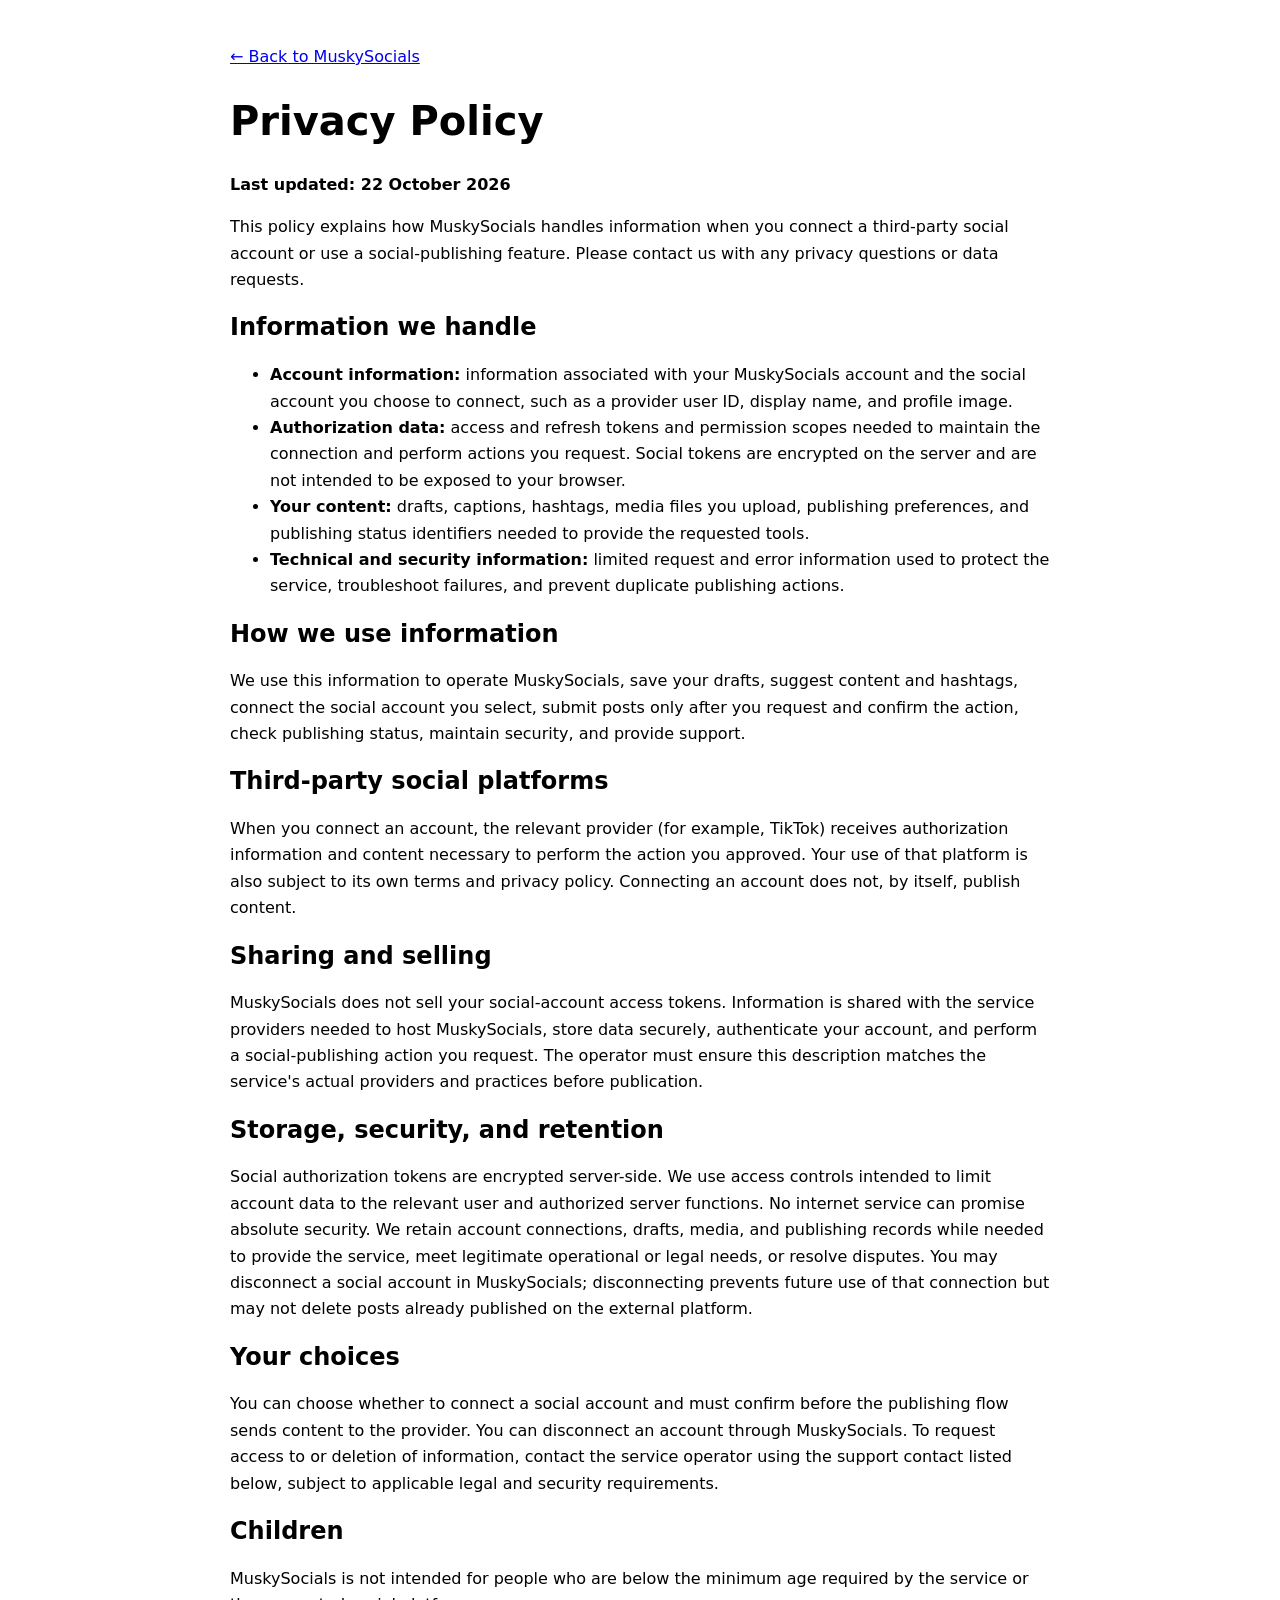
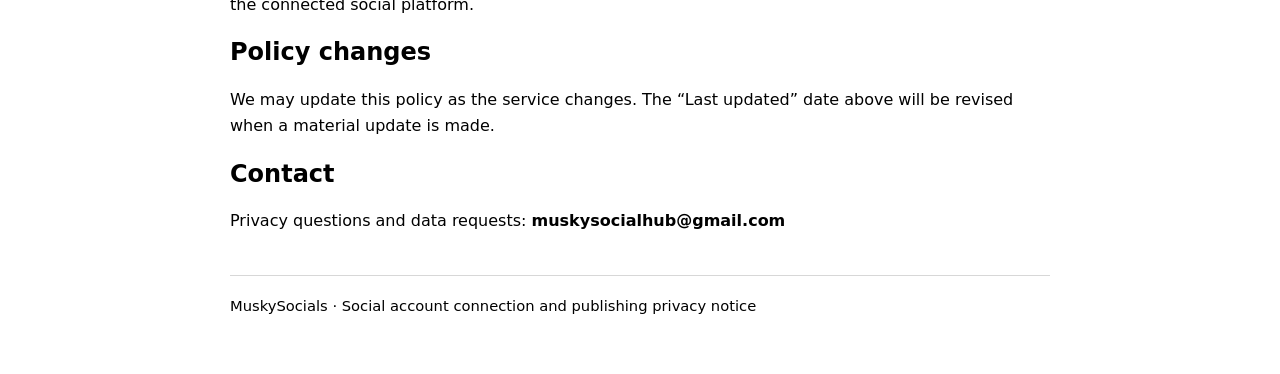
<file: privacy.html>
<!doctype html>
<html lang="en">
<head>
  <meta charset="utf-8">
  <meta name="viewport" content="width=device-width, initial-scale=1">
  <meta name="description" content="MuskySocials privacy notice for account connections and social publishing.">
  <title>Privacy Policy — MuskySocials</title>
  <style>
    :root{color-scheme:light dark;font-family:system-ui,-apple-system,BlinkMacSystemFont,"Segoe UI",sans-serif}
    body{margin:0;line-height:1.65;background:Canvas;color:CanvasText}
    main{max-width:820px;margin:0 auto;padding:28px 20px 56px}
    h1,h2{line-height:1.2}h1{font-size:clamp(1.8rem,5vw,2.5rem)}
    a{color:LinkText;overflow-wrap:anywhere}.notice{border:1px solid #b7791f;border-radius:12px;padding:12px 14px}
    footer{margin-top:40px;border-top:1px solid #8885;padding-top:18px;font-size:.92rem}
  </style>
</head>
<body>
<main>
  <p><a href="./">← Back to MuskySocials</a></p>
  <h1>Privacy Policy</h1>
  <p><strong>Last updated: 22 October 2026</strong></p>
  <p>This policy explains how MuskySocials handles information when you connect a third-party social account or use a social-publishing feature. Please contact us with any privacy questions or data requests.</p>
  <h2>Information we handle</h2>
  <ul>
    <li><strong>Account information:</strong> information associated with your MuskySocials account and the social account you choose to connect, such as a provider user ID, display name, and profile image.</li>
    <li><strong>Authorization data:</strong> access and refresh tokens and permission scopes needed to maintain the connection and perform actions you request. Social tokens are encrypted on the server and are not intended to be exposed to your browser.</li>
    <li><strong>Your content:</strong> drafts, captions, hashtags, media files you upload, publishing preferences, and publishing status identifiers needed to provide the requested tools.</li>
    <li><strong>Technical and security information:</strong> limited request and error information used to protect the service, troubleshoot failures, and prevent duplicate publishing actions.</li>
  </ul>

  <h2>How we use information</h2>
  <p>We use this information to operate MuskySocials, save your drafts, suggest content and hashtags, connect the social account you select, submit posts only after you request and confirm the action, check publishing status, maintain security, and provide support.</p>

  <h2>Third-party social platforms</h2>
  <p>When you connect an account, the relevant provider (for example, TikTok) receives authorization information and content necessary to perform the action you approved. Your use of that platform is also subject to its own terms and privacy policy. Connecting an account does not, by itself, publish content.</p>

  <h2>Sharing and selling</h2>
  <p>MuskySocials does not sell your social-account access tokens. Information is shared with the service providers needed to host MuskySocials, store data securely, authenticate your account, and perform a social-publishing action you request. The operator must ensure this description matches the service's actual providers and practices before publication.</p>

  <h2>Storage, security, and retention</h2>
  <p>Social authorization tokens are encrypted server-side. We use access controls intended to limit account data to the relevant user and authorized server functions. No internet service can promise absolute security. We retain account connections, drafts, media, and publishing records while needed to provide the service, meet legitimate operational or legal needs, or resolve disputes. You may disconnect a social account in MuskySocials; disconnecting prevents future use of that connection but may not delete posts already published on the external platform.</p>

  <h2>Your choices</h2>
  <p>You can choose whether to connect a social account and must confirm before the publishing flow sends content to the provider. You can disconnect an account through MuskySocials. To request access to or deletion of information, contact the service operator using the support contact listed below, subject to applicable legal and security requirements.</p>

  <h2>Children</h2>
  <p>MuskySocials is not intended for people who are below the minimum age required by the service or the connected social platform.</p>

  <h2>Policy changes</h2>
  <p>We may update this policy as the service changes. The “Last updated” date above will be revised when a material update is made.</p>

  <h2>Contact</h2>
  <p>Privacy questions and data requests: <strong>muskysocialhub@gmail.com</strong></p>
  <footer>MuskySocials · Social account connection and publishing privacy notice</footer>
</main>
</body>
</html>
</file>
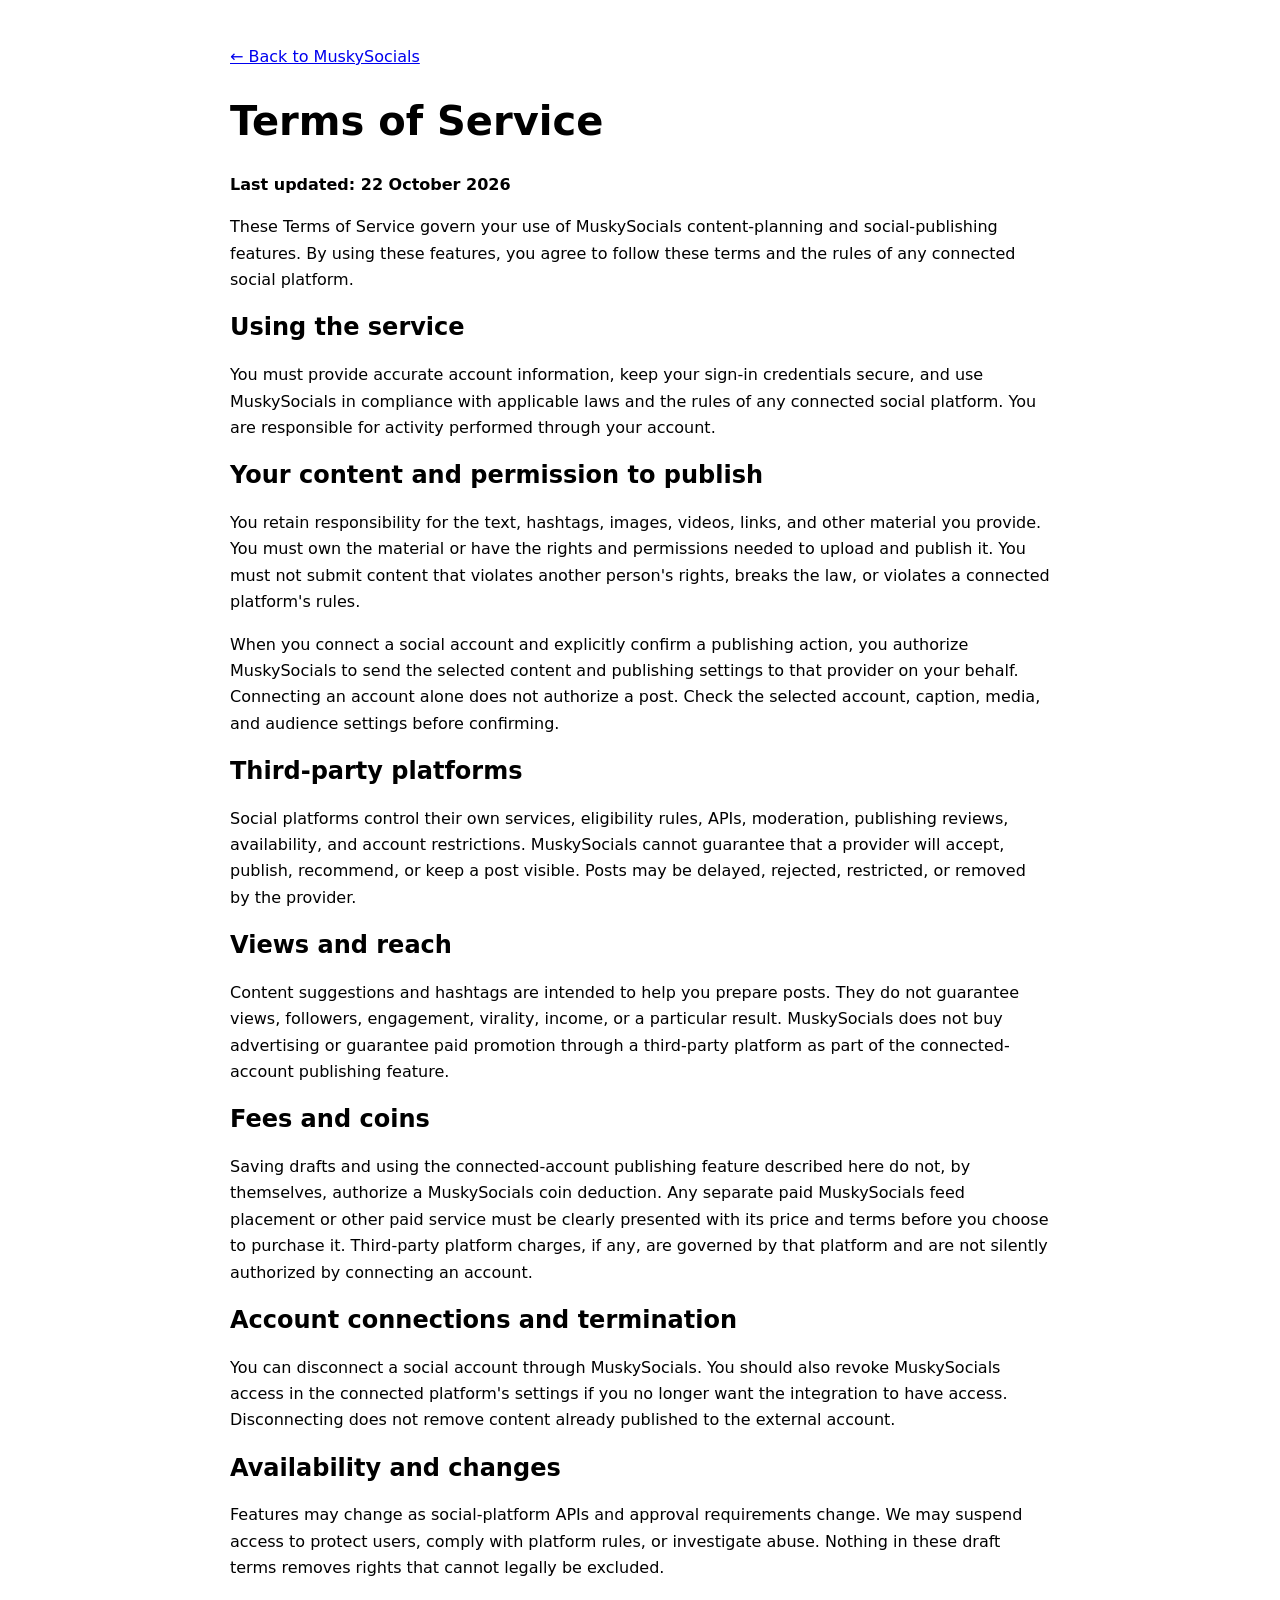
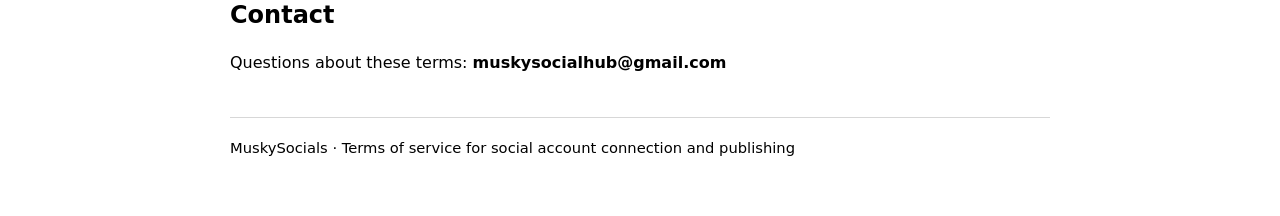
<file: terms.html>
<!doctype html>
<html lang="en">
<head>
  <meta charset="utf-8">
  <meta name="viewport" content="width=device-width, initial-scale=1">
  <meta name="description" content="Terms for using MuskySocials social account connections and publishing tools.">
  <title>Terms of Service — MuskySocials</title>
  <style>
    :root{color-scheme:light dark;font-family:system-ui,-apple-system,BlinkMacSystemFont,"Segoe UI",sans-serif}
    body{margin:0;line-height:1.65;background:Canvas;color:CanvasText}
    main{max-width:820px;margin:0 auto;padding:28px 20px 56px}
    h1,h2{line-height:1.2}h1{font-size:clamp(1.8rem,5vw,2.5rem)}
    a{color:LinkText;overflow-wrap:anywhere}.notice{border:1px solid #b7791f;border-radius:12px;padding:12px 14px}
    footer{margin-top:40px;border-top:1px solid #8885;padding-top:18px;font-size:.92rem}
  </style>
</head>
<body>
<main>
  <p><a href="./">← Back to MuskySocials</a></p>
  <h1>Terms of Service</h1>
  <p><strong>Last updated: 22 October 2026</strong></p>
  <p>These Terms of Service govern your use of MuskySocials content-planning and social-publishing features. By using these features, you agree to follow these terms and the rules of any connected social platform.</p>
  <h2>Using the service</h2>
  <p>You must provide accurate account information, keep your sign-in credentials secure, and use MuskySocials in compliance with applicable laws and the rules of any connected social platform. You are responsible for activity performed through your account.</p>

  <h2>Your content and permission to publish</h2>
  <p>You retain responsibility for the text, hashtags, images, videos, links, and other material you provide. You must own the material or have the rights and permissions needed to upload and publish it. You must not submit content that violates another person's rights, breaks the law, or violates a connected platform's rules.</p>
  <p>When you connect a social account and explicitly confirm a publishing action, you authorize MuskySocials to send the selected content and publishing settings to that provider on your behalf. Connecting an account alone does not authorize a post. Check the selected account, caption, media, and audience settings before confirming.</p>

  <h2>Third-party platforms</h2>
  <p>Social platforms control their own services, eligibility rules, APIs, moderation, publishing reviews, availability, and account restrictions. MuskySocials cannot guarantee that a provider will accept, publish, recommend, or keep a post visible. Posts may be delayed, rejected, restricted, or removed by the provider.</p>

  <h2>Views and reach</h2>
  <p>Content suggestions and hashtags are intended to help you prepare posts. They do not guarantee views, followers, engagement, virality, income, or a particular result. MuskySocials does not buy advertising or guarantee paid promotion through a third-party platform as part of the connected-account publishing feature.</p>

  <h2>Fees and coins</h2>
  <p>Saving drafts and using the connected-account publishing feature described here do not, by themselves, authorize a MuskySocials coin deduction. Any separate paid MuskySocials feed placement or other paid service must be clearly presented with its price and terms before you choose to purchase it. Third-party platform charges, if any, are governed by that platform and are not silently authorized by connecting an account.</p>

  <h2>Account connections and termination</h2>
  <p>You can disconnect a social account through MuskySocials. You should also revoke MuskySocials access in the connected platform's settings if you no longer want the integration to have access. Disconnecting does not remove content already published to the external account.</p>

  <h2>Availability and changes</h2>
  <p>Features may change as social-platform APIs and approval requirements change. We may suspend access to protect users, comply with platform rules, or investigate abuse. Nothing in these draft terms removes rights that cannot legally be excluded.</p>

  <h2>Contact</h2>
  <p>Questions about these terms: <strong>muskysocialhub@gmail.com</strong></p>
  <footer>MuskySocials · Terms of service for social account connection and publishing</footer>
</main>
</body>
</html>
</file>
